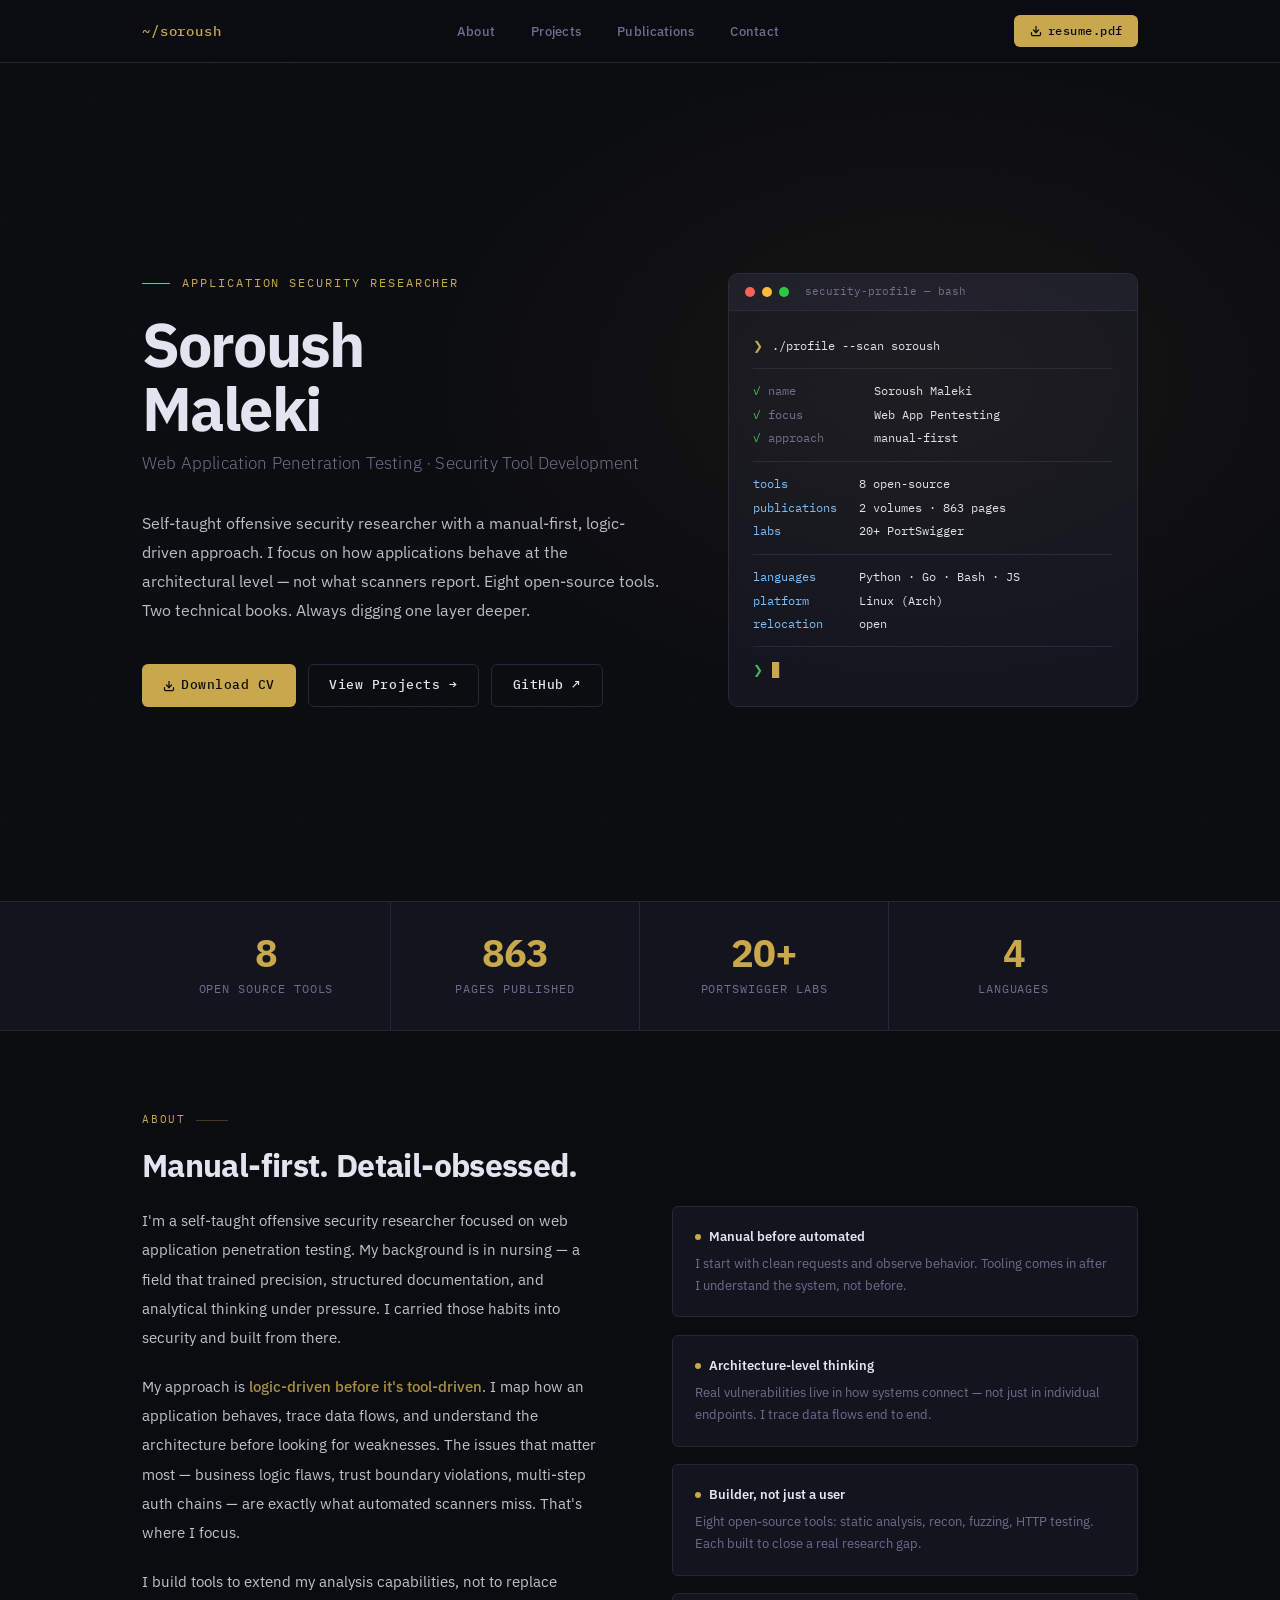
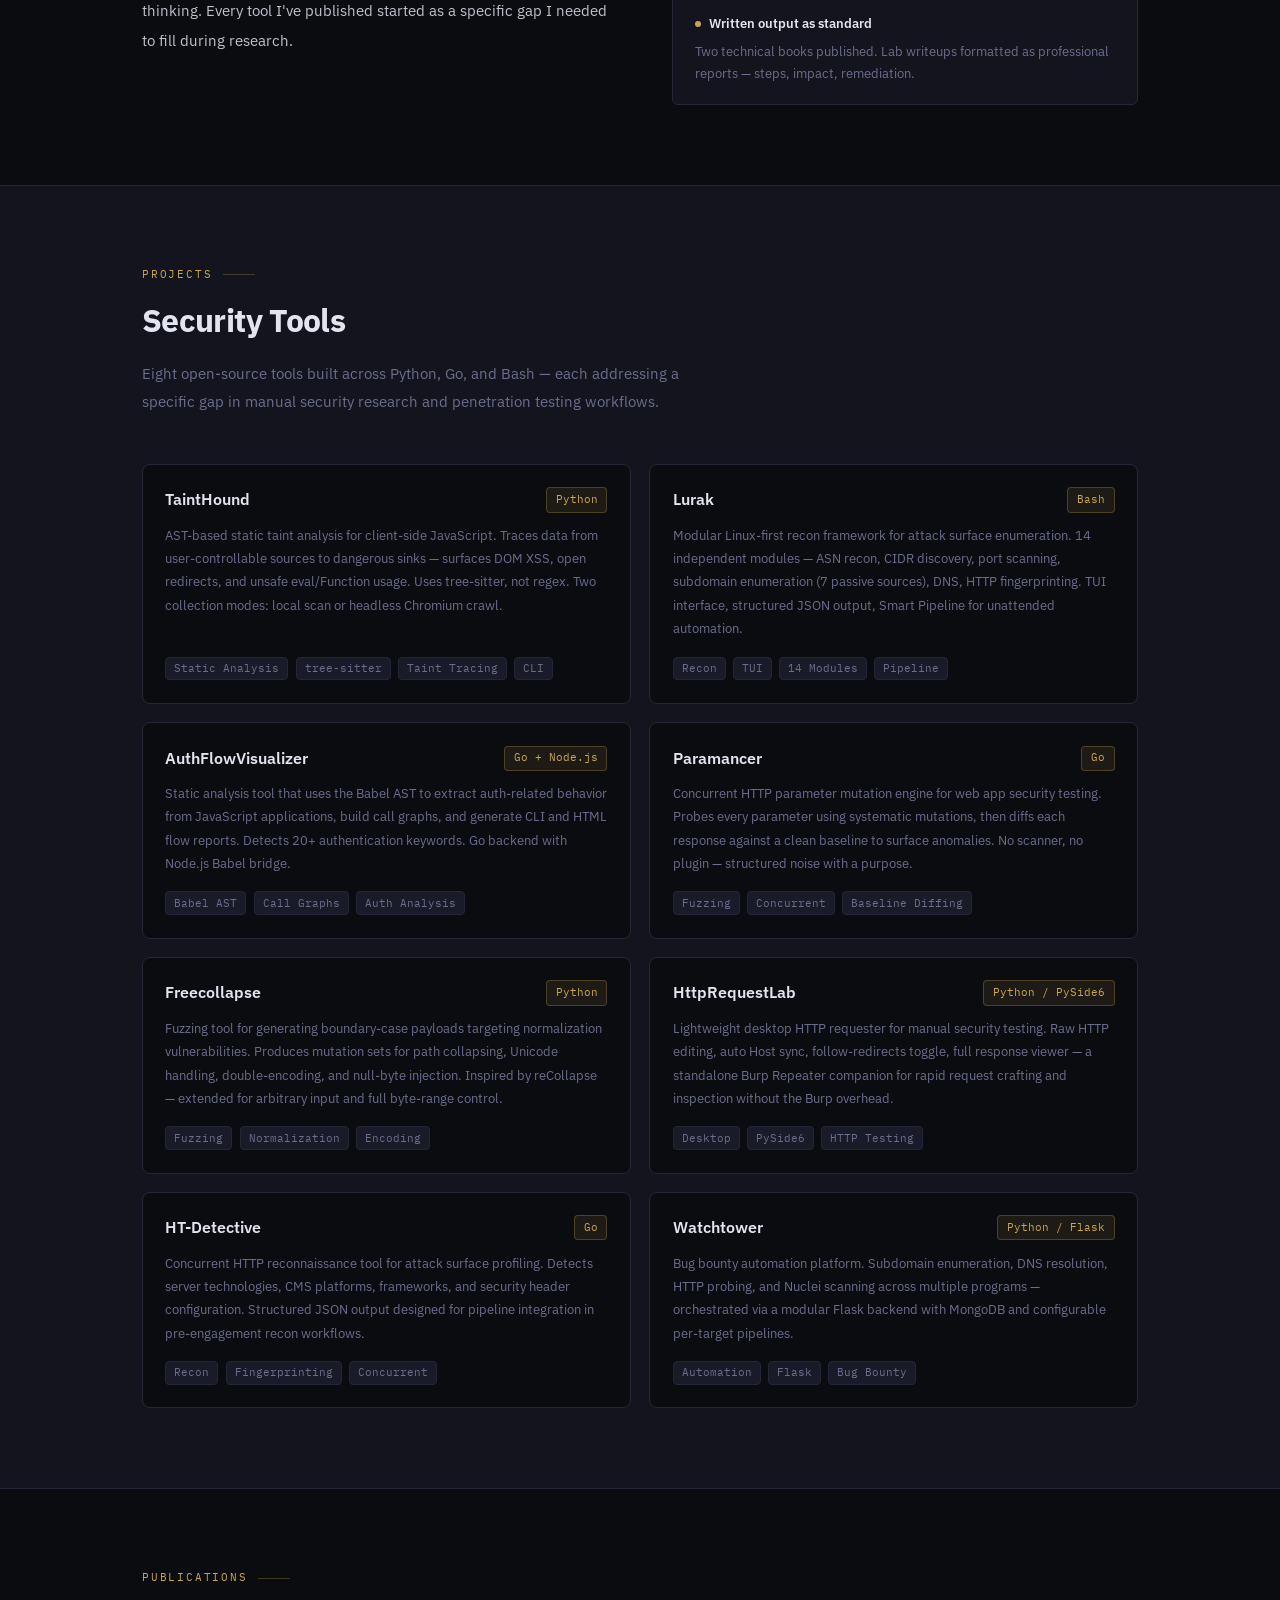
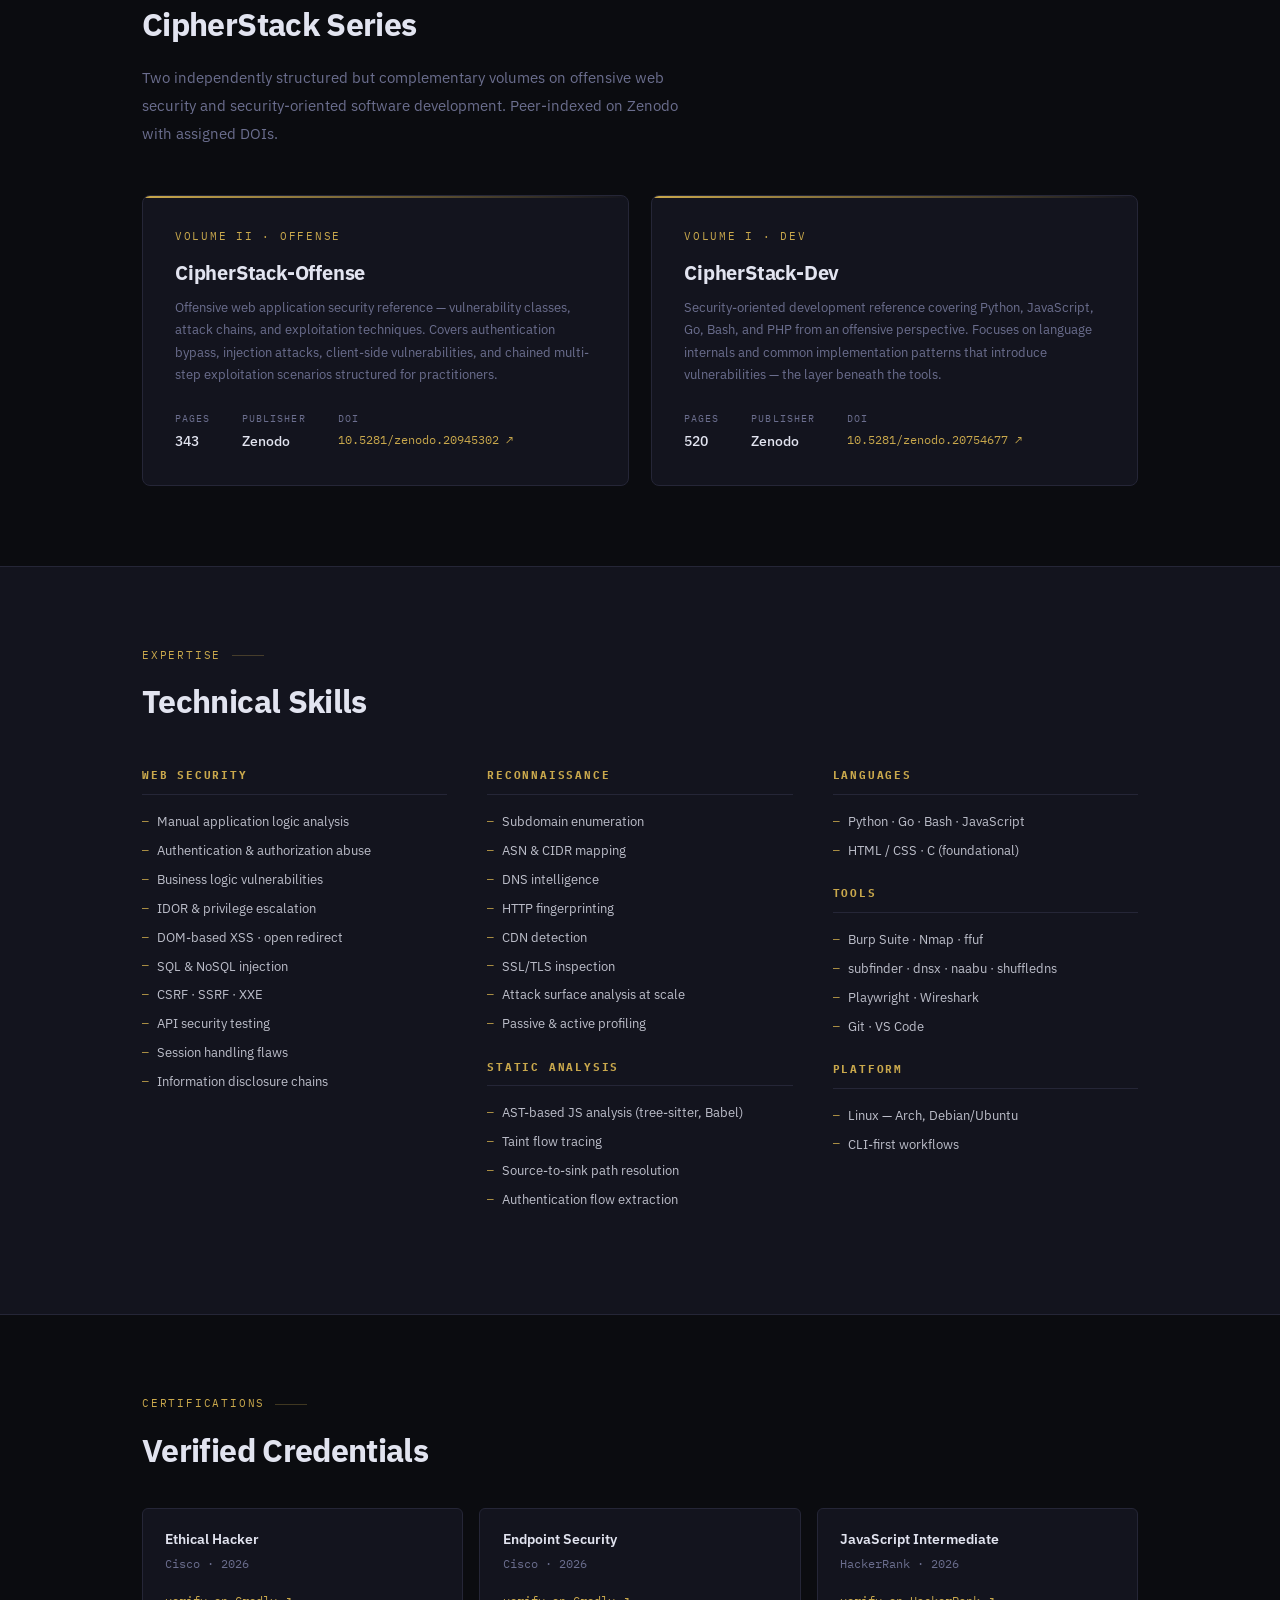
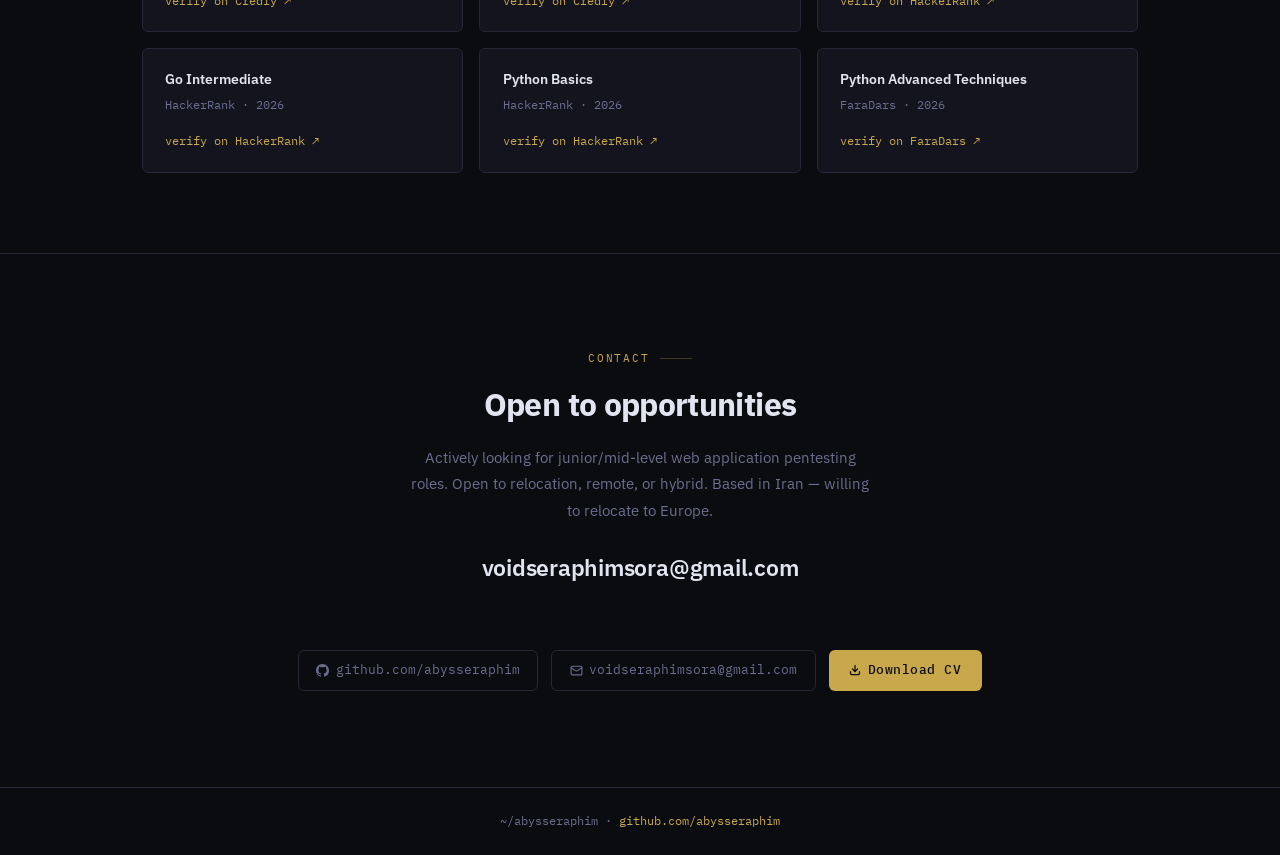
<file: index.html>
<!DOCTYPE html>
<html lang="en">
<head>
  <meta charset="UTF-8">
  <meta name="viewport" content="width=device-width, initial-scale=1.0">
  <title>Soroush Maleki — Application Security Researcher</title>
  <meta name="description" content="Self-taught offensive security researcher. Web application penetration testing, security tool development, and static analysis. Eight open-source tools. Two published books.">
  <link rel="preconnect" href="https://fonts.googleapis.com">
  <link rel="preconnect" href="https://fonts.gstatic.com" crossorigin>
  <link href="https://fonts.googleapis.com/css2?family=IBM+Plex+Mono:ital,wght@0,400;0,500;1,400&family=IBM+Plex+Sans:wght@300;400;500;600;700&display=swap" rel="stylesheet">
  <style>
    *, *::before, *::after { box-sizing: border-box; margin: 0; padding: 0; }

    :root {
      --bg:             #0B0C10;
      --bg2:            #0F1018;
      --surface:        #13141E;
      --surface2:       #1A1B28;
      --border:         #252637;
      --text:           #E2E4F0;
      --muted:          #6B6E8E;
      --accent:         #C9A84C;
      --accent-dim:     rgba(201,168,76,0.10);
      --accent-border:  rgba(201,168,76,0.28);
      --green:          #3FB950;
      --radius:         6px;
    }

    html { scroll-behavior: smooth; }

    body {
      background: var(--bg);
      color: var(--text);
      font-family: 'IBM Plex Sans', sans-serif;
      font-weight: 400;
      line-height: 1.6;
      overflow-x: hidden;
    }

    a { color: inherit; text-decoration: none; }

    /* subtle grain */
    body::after {
      content: '';
      position: fixed;
      inset: 0;
      pointer-events: none;
      z-index: 9999;
      background-image: url("data:image/svg+xml,%3Csvg xmlns='http://www.w3.org/2000/svg' width='300' height='300'%3E%3Cfilter id='n'%3E%3CfeTurbulence type='fractalNoise' baseFrequency='0.75' numOctaves='4' stitchTiles='stitch'/%3E%3C/filter%3E%3Crect width='300' height='300' filter='url(%23n)' opacity='0.035'/%3E%3C/svg%3E");
      opacity: 0.5;
    }

    .mono { font-family: 'IBM Plex Mono', monospace; }
    .container { max-width: 1060px; margin: 0 auto; padding: 0 2rem; }

    /* ── NAV ───────────────────────────────── */
    nav {
      position: sticky;
      top: 0;
      z-index: 100;
      background: rgba(11,12,16,0.88);
      backdrop-filter: blur(14px);
      border-bottom: 1px solid var(--border);
    }

    .nav-inner {
      display: flex;
      align-items: center;
      justify-content: space-between;
      height: 62px;
      max-width: 1060px;
      margin: 0 auto;
      padding: 0 2rem;
    }

    .nav-logo {
      font-family: 'IBM Plex Mono', monospace;
      font-size: 0.88rem;
      font-weight: 500;
      color: var(--accent);
      letter-spacing: 0.06em;
    }

    .nav-links {
      display: flex;
      align-items: center;
      gap: 2.25rem;
      list-style: none;
    }

    .nav-links a {
      font-size: 0.83rem;
      color: var(--muted);
      font-weight: 500;
      letter-spacing: 0.02em;
      transition: color 0.18s;
    }

    .nav-links a:hover { color: var(--text); }

    .btn-nav-cv {
      font-family: 'IBM Plex Mono', monospace;
      font-size: 0.76rem;
      font-weight: 500;
      padding: 0.42rem 0.95rem;
      background: var(--accent);
      color: #0B0C10;
      border-radius: var(--radius);
      letter-spacing: 0.04em;
      display: inline-flex;
      align-items: center;
      gap: 0.4rem;
      transition: opacity 0.18s, transform 0.15s;
    }
    .btn-nav-cv:hover { opacity: 0.88; transform: translateY(-1px); }

    /* ── HERO ───────────────────────────────── */
    .hero {
      min-height: calc(100vh - 62px);
      display: flex;
      align-items: center;
      padding: 5rem 0 4rem;
      position: relative;
    }

    .hero::before {
      content: '';
      position: absolute;
      top: 0; left: 0; right: 0; bottom: 0;
      background: radial-gradient(ellipse 55% 55% at 72% 38%, rgba(201,168,76,0.055) 0%, transparent 70%);
      pointer-events: none;
    }

    .hero-inner {
      display: grid;
      grid-template-columns: 1fr 410px;
      gap: 3.5rem;
      align-items: center;
      width: 100%;
      max-width: 1060px;
      margin: 0 auto;
      padding: 0 2rem;
    }

    .hero-eyebrow {
      font-family: 'IBM Plex Mono', monospace;
      font-size: 0.76rem;
      color: var(--accent);
      letter-spacing: 0.16em;
      text-transform: uppercase;
      margin-bottom: 1.25rem;
      display: flex;
      align-items: center;
      gap: 0.75rem;
    }
    .hero-eyebrow::before {
      content: '';
      display: block;
      width: 28px;
      height: 1px;
      background: var(--accent);
      flex-shrink: 0;
    }

    .hero-name {
      font-size: clamp(2.8rem, 4.8vw, 3.9rem);
      font-weight: 700;
      color: var(--text);
      letter-spacing: -0.03em;
      line-height: 1.04;
      margin-bottom: 0.6rem;
    }

    .hero-role {
      font-size: 1.05rem;
      color: var(--muted);
      font-weight: 300;
      margin-bottom: 2rem;
      letter-spacing: 0.01em;
    }

    .hero-desc {
      font-size: 0.975rem;
      color: var(--text);
      line-height: 1.85;
      max-width: 520px;
      margin-bottom: 2.5rem;
      opacity: 0.82;
    }

    .hero-actions {
      display: flex;
      gap: 0.75rem;
      flex-wrap: wrap;
    }

    .btn-primary {
      font-family: 'IBM Plex Mono', monospace;
      font-size: 0.8rem;
      font-weight: 500;
      padding: 0.62rem 1.3rem;
      background: var(--accent);
      color: #0B0C10;
      border-radius: var(--radius);
      letter-spacing: 0.04em;
      display: inline-flex;
      align-items: center;
      gap: 0.4rem;
      transition: opacity 0.18s, transform 0.14s;
    }
    .btn-primary:hover { opacity: 0.88; transform: translateY(-1px); }

    .btn-ghost {
      font-family: 'IBM Plex Mono', monospace;
      font-size: 0.8rem;
      font-weight: 500;
      padding: 0.62rem 1.3rem;
      background: transparent;
      color: var(--text);
      border: 1px solid var(--border);
      border-radius: var(--radius);
      letter-spacing: 0.04em;
      display: inline-flex;
      align-items: center;
      gap: 0.4rem;
      transition: border-color 0.18s, color 0.18s;
    }
    .btn-ghost:hover { border-color: var(--accent-border); color: var(--accent); }

    /* DIAGNOSTIC CARD */
    .diagnostic {
      background: var(--surface);
      border: 1px solid var(--border);
      border-radius: 10px;
      overflow: hidden;
    }

    .diag-bar {
      background: var(--surface2);
      border-bottom: 1px solid var(--border);
      padding: 0.58rem 1rem;
      display: flex;
      align-items: center;
      gap: 0.45rem;
    }
    .diag-dot { width: 10px; height: 10px; border-radius: 50%; }
    .diag-dot:nth-child(1) { background: #FF5F57; }
    .diag-dot:nth-child(2) { background: #FEBC2E; }
    .diag-dot:nth-child(3) { background: #28C840; }
    .diag-title-txt {
      font-family: 'IBM Plex Mono', monospace;
      font-size: 0.7rem;
      color: var(--muted);
      margin-left: 0.5rem;
    }

    .diag-body {
      padding: 1.4rem 1.5rem;
      font-family: 'IBM Plex Mono', monospace;
      font-size: 0.78rem;
      line-height: 1.9;
    }

    .diag-cmd-line { display: flex; align-items: baseline; gap: 0.55rem; margin-bottom: 0.15rem; }
    .diag-prompt { color: var(--accent); }
    .diag-cmd { color: var(--text); }
    .diag-hr { border: none; border-top: 1px solid var(--border); margin: 0.65rem 0; }
    .diag-row { display: flex; gap: 0.5rem; }
    .diag-check { color: var(--green); flex-shrink: 0; }
    .diag-key { color: #79C0FF; min-width: 14ch; display: inline-block; }
    .diag-lbl { color: var(--muted); min-width: 14ch; display: inline-block; }
    .diag-val { color: var(--text); }
    .diag-cursor { color: var(--accent); animation: blink 1s step-end infinite; }
    @keyframes blink { 50% { opacity: 0; } }

    /* ── STATS STRIP ────────────────────────── */
    .stats-strip {
      border-top: 1px solid var(--border);
      border-bottom: 1px solid var(--border);
      background: var(--surface);
    }

    .stats-grid {
      display: grid;
      grid-template-columns: repeat(4, 1fr);
    }

    .stat-item {
      text-align: center;
      padding: 2rem 1rem;
      border-right: 1px solid var(--border);
    }
    .stat-item:last-child { border-right: none; }

    .stat-num {
      font-size: 2.4rem;
      font-weight: 700;
      color: var(--accent);
      letter-spacing: -0.03em;
      line-height: 1;
      margin-bottom: 0.45rem;
    }

    .stat-label {
      font-size: 0.73rem;
      color: var(--muted);
      letter-spacing: 0.08em;
      text-transform: uppercase;
      font-family: 'IBM Plex Mono', monospace;
    }

    /* ── SECTION COMMON ─────────────────────── */
    section { padding: 5rem 0; }

    .section-eyebrow {
      font-family: 'IBM Plex Mono', monospace;
      font-size: 0.7rem;
      color: var(--accent);
      letter-spacing: 0.16em;
      text-transform: uppercase;
      margin-bottom: 0.7rem;
      display: flex;
      align-items: center;
      gap: 0.65rem;
    }
    .section-eyebrow::after {
      content: '';
      width: 32px;
      height: 1px;
      background: var(--accent-border);
    }

    .section-title {
      font-size: clamp(1.5rem, 2.8vw, 2rem);
      font-weight: 700;
      color: var(--text);
      letter-spacing: -0.02em;
      margin-bottom: 0.9rem;
    }

    .section-lead {
      font-size: 0.965rem;
      color: var(--muted);
      max-width: 550px;
      line-height: 1.8;
      margin-bottom: 3rem;
    }

    /* ── ABOUT ──────────────────────────────── */
    .about-grid {
      display: grid;
      grid-template-columns: 1fr 1fr;
      gap: 4rem;
      align-items: start;
    }

    .about-text p {
      font-size: 0.965rem;
      color: var(--text);
      line-height: 1.9;
      opacity: 0.84;
      margin-bottom: 1.2rem;
    }
    .about-text p:last-child { margin-bottom: 0; }
    .hl { color: var(--accent); font-weight: 500; }

    .pillars { display: flex; flex-direction: column; gap: 1.1rem; }

    .pillar {
      background: var(--surface);
      border: 1px solid var(--border);
      border-radius: var(--radius);
      padding: 1.2rem 1.4rem;
      transition: border-color 0.2s;
    }
    .pillar:hover { border-color: var(--accent-border); }

    .pillar h4 {
      font-size: 0.84rem;
      font-weight: 600;
      color: var(--text);
      margin-bottom: 0.35rem;
      display: flex;
      align-items: center;
      gap: 0.5rem;
    }
    .pillar h4::before {
      content: '';
      width: 6px;
      height: 6px;
      border-radius: 50%;
      background: var(--accent);
      flex-shrink: 0;
    }
    .pillar p { font-size: 0.81rem; color: var(--muted); line-height: 1.7; }

    /* ── PROJECTS ───────────────────────────── */
    .projects-bg {
      background: var(--surface);
      border-top: 1px solid var(--border);
      border-bottom: 1px solid var(--border);
    }

    .projects-grid {
      display: grid;
      grid-template-columns: repeat(2, 1fr);
      gap: 1.15rem;
    }

    .pcard {
      background: var(--bg);
      border: 1px solid var(--border);
      border-radius: 8px;
      padding: 1.4rem;
      display: flex;
      flex-direction: column;
      transition: border-color 0.2s, background 0.2s;
    }
    .pcard:hover { border-color: var(--accent-border); background: var(--surface2); }

    .pcard-head {
      display: flex;
      align-items: flex-start;
      justify-content: space-between;
      margin-bottom: 0.7rem;
      gap: 0.75rem;
    }

    .pcard-name {
      font-size: 0.975rem;
      font-weight: 600;
      color: var(--text);
    }
    .pcard-name a { transition: color 0.18s; }
    .pcard-name a:hover { color: var(--accent); }

    .pcard-lang {
      font-family: 'IBM Plex Mono', monospace;
      font-size: 0.68rem;
      padding: 0.18rem 0.55rem;
      background: var(--accent-dim);
      border: 1px solid var(--accent-border);
      color: var(--accent);
      border-radius: 4px;
      white-space: nowrap;
      flex-shrink: 0;
    }

    .pcard-desc {
      font-size: 0.82rem;
      color: var(--muted);
      line-height: 1.78;
      flex: 1;
      margin-bottom: 1rem;
    }

    .pcard-tags { display: flex; gap: 0.45rem; flex-wrap: wrap; }

    .tag {
      font-family: 'IBM Plex Mono', monospace;
      font-size: 0.67rem;
      padding: 0.15rem 0.5rem;
      background: var(--surface2);
      border: 1px solid var(--border);
      color: var(--muted);
      border-radius: 4px;
    }

    /* ── PUBLICATIONS ───────────────────────── */
    .pub-grid {
      display: grid;
      grid-template-columns: 1fr 1fr;
      gap: 1.4rem;
    }

    .pub-card {
      background: var(--surface);
      border: 1px solid var(--border);
      border-radius: 8px;
      padding: 2rem;
      position: relative;
      overflow: hidden;
      transition: border-color 0.2s;
    }
    .pub-card:hover { border-color: var(--accent-border); }

    .pub-card::before {
      content: '';
      position: absolute;
      top: 0; left: 0; right: 0;
      height: 2px;
      background: linear-gradient(90deg, var(--accent) 0%, rgba(201,168,76,0) 100%);
    }

    .pub-vol {
      font-family: 'IBM Plex Mono', monospace;
      font-size: 0.68rem;
      color: var(--accent);
      letter-spacing: 0.16em;
      text-transform: uppercase;
      margin-bottom: 0.7rem;
    }

    .pub-title {
      font-size: 1.25rem;
      font-weight: 700;
      color: var(--text);
      margin-bottom: 0.5rem;
      letter-spacing: -0.01em;
    }

    .pub-desc {
      font-size: 0.82rem;
      color: var(--muted);
      line-height: 1.7;
      margin-bottom: 1.5rem;
    }

    .pub-meta { display: flex; gap: 2rem; flex-wrap: wrap; }
    .pub-meta-item { display: flex; flex-direction: column; gap: 0.22rem; }
    .pub-meta-label {
      font-size: 0.65rem;
      color: var(--muted);
      font-family: 'IBM Plex Mono', monospace;
      letter-spacing: 0.1em;
      text-transform: uppercase;
    }
    .pub-meta-val { font-size: 0.88rem; color: var(--text); font-weight: 500; }
    .pub-doi {
      font-size: 0.75rem;
      color: var(--accent);
      font-family: 'IBM Plex Mono', monospace;
      transition: opacity 0.18s;
    }
    .pub-doi:hover { opacity: 0.7; }

    /* ── SKILLS ─────────────────────────────── */
    .skills-bg {
      background: var(--surface);
      border-top: 1px solid var(--border);
      border-bottom: 1px solid var(--border);
    }

    .skills-grid {
      display: grid;
      grid-template-columns: repeat(3, 1fr);
      gap: 2.5rem;
    }

    .skill-group h4 {
      font-family: 'IBM Plex Mono', monospace;
      font-size: 0.7rem;
      color: var(--accent);
      letter-spacing: 0.16em;
      text-transform: uppercase;
      margin-bottom: 1rem;
      padding-bottom: 0.55rem;
      border-bottom: 1px solid var(--border);
    }

    .skill-group + .skill-group > h4 { }

    .skill-list { list-style: none; display: flex; flex-direction: column; gap: 0.48rem; margin-bottom: 1.5rem; }
    .skill-list li {
      font-size: 0.83rem;
      color: var(--text);
      opacity: 0.82;
      display: flex;
      align-items: center;
      gap: 0.5rem;
    }
    .skill-list li::before {
      content: '—';
      color: var(--accent);
      font-family: 'IBM Plex Mono', monospace;
      font-size: 0.68rem;
      flex-shrink: 0;
    }

    /* ── CERTS ──────────────────────────────── */
    .certs-grid {
      display: grid;
      grid-template-columns: repeat(3, 1fr);
      gap: 1rem;
    }

    .cert-card {
      background: var(--surface);
      border: 1px solid var(--border);
      border-radius: var(--radius);
      padding: 1.2rem 1.4rem;
      transition: border-color 0.2s;
    }
    .cert-card:hover { border-color: var(--accent-border); }

    .cert-name {
      font-size: 0.875rem;
      font-weight: 600;
      color: var(--text);
      margin-bottom: 0.25rem;
    }

    .cert-issuer {
      font-size: 0.76rem;
      color: var(--muted);
      font-family: 'IBM Plex Mono', monospace;
      margin-bottom: 0.8rem;
    }

    .cert-link {
      font-size: 0.73rem;
      color: var(--accent);
      font-family: 'IBM Plex Mono', monospace;
      display: inline-flex;
      align-items: center;
      gap: 0.3rem;
      transition: opacity 0.18s;
    }
    .cert-link:hover { opacity: 0.7; }

    /* ── CONTACT ────────────────────────────── */
    .contact-section {
      border-top: 1px solid var(--border);
      padding: 6rem 0;
    }

    .contact-inner {
      text-align: center;
    }

    .contact-email {
      display: inline-block;
      font-size: 1.45rem;
      font-weight: 600;
      color: var(--text);
      letter-spacing: -0.01em;
      margin: 1.5rem 0;
      transition: color 0.18s;
    }
    .contact-email:hover { color: var(--accent); }

    .contact-sub {
      font-size: 0.93rem;
      color: var(--muted);
      max-width: 460px;
      margin: 0 auto;
      line-height: 1.8;
    }

    .contact-links {
      display: flex;
      justify-content: center;
      align-items: center;
      gap: 0.8rem;
      flex-wrap: wrap;
      margin-top: 2.5rem;
    }

    .contact-link {
      font-family: 'IBM Plex Mono', monospace;
      font-size: 0.8rem;
      color: var(--muted);
      padding: 0.58rem 1.1rem;
      border: 1px solid var(--border);
      border-radius: var(--radius);
      display: inline-flex;
      align-items: center;
      gap: 0.4rem;
      transition: color 0.18s, border-color 0.18s;
    }
    .contact-link:hover { color: var(--text); border-color: var(--accent-border); }

    /* ── FOOTER ─────────────────────────────── */
    footer {
      border-top: 1px solid var(--border);
      padding: 1.5rem 0;
      text-align: center;
    }
    footer p {
      font-family: 'IBM Plex Mono', monospace;
      font-size: 0.73rem;
      color: var(--muted);
    }
    footer a { color: var(--accent); }

    /* ── SCROLL ANIMATIONS ──────────────────── */
    .fade-in {
      opacity: 0;
      transform: translateY(18px);
      transition: opacity 0.55s ease, transform 0.55s ease;
    }
    .fade-in.visible { opacity: 1; transform: translateY(0); }

    /* ── RESPONSIVE ─────────────────────────── */
    @media (max-width: 920px) {
      .hero-inner { grid-template-columns: 1fr; }
      .diagnostic { display: none; }
      .about-grid { grid-template-columns: 1fr; gap: 2.5rem; }
      .projects-grid { grid-template-columns: 1fr; }
      .pub-grid { grid-template-columns: 1fr; }
      .skills-grid { grid-template-columns: 1fr 1fr; }
      .certs-grid { grid-template-columns: 1fr 1fr; }
      .stats-grid { grid-template-columns: 1fr 1fr; }
      .stat-item { border-right: none; border-bottom: 1px solid var(--border); }
      .stat-item:nth-child(odd) { border-right: 1px solid var(--border); }
      .stat-item:nth-last-child(-n+2) { border-bottom: none; }
    }

    @media (max-width: 600px) {
      .nav-links { display: none; }
      .skills-grid { grid-template-columns: 1fr; }
      .certs-grid { grid-template-columns: 1fr; }
      .stats-grid { grid-template-columns: 1fr 1fr; }
    }

    @media (prefers-reduced-motion: reduce) {
      .fade-in { opacity: 1; transform: none; transition: none; }
      .diag-cursor { animation: none; }
    }
  </style>
</head>
<body>

<!-- ─── NAV ─────────────────────────────────────────────────── -->
<nav>
  <div class="nav-inner">
    <span class="nav-logo">~/soroush</span>
    <ul class="nav-links">
      <li><a href="#about">About</a></li>
      <li><a href="#projects">Projects</a></li>
      <li><a href="#publications">Publications</a></li>
      <li><a href="#contact">Contact</a></li>
    </ul>
    <a class="btn-nav-cv" href="resume.pdf" download>
      <svg width="12" height="12" viewBox="0 0 24 24" fill="none" stroke="currentColor" stroke-width="2.5" stroke-linecap="round" stroke-linejoin="round"><path d="M21 15v4a2 2 0 0 1-2 2H5a2 2 0 0 1-2-2v-4"/><polyline points="7 10 12 15 17 10"/><line x1="12" y1="15" x2="12" y2="3"/></svg>
      resume.pdf
    </a>
  </div>
</nav>

<!-- ─── HERO ──────────────────────────────────────────────────── -->
<section class="hero">
  <div class="hero-inner">

    <div class="hero-left">
      <div class="hero-eyebrow">Application Security Researcher</div>
      <h1 class="hero-name">Soroush<br>Maleki</h1>
      <p class="hero-role">Web Application Penetration Testing · Security Tool Development</p>
      <p class="hero-desc">
        Self-taught offensive security researcher with a manual-first, logic-driven approach.
        I focus on how applications behave at the architectural level — not what scanners report.
        Eight open-source tools. Two technical books. Always digging one layer deeper.
      </p>
      <div class="hero-actions">
        <a class="btn-primary" href="resume.pdf" download>
          <svg width="12" height="12" viewBox="0 0 24 24" fill="none" stroke="currentColor" stroke-width="2.5" stroke-linecap="round" stroke-linejoin="round"><path d="M21 15v4a2 2 0 0 1-2 2H5a2 2 0 0 1-2-2v-4"/><polyline points="7 10 12 15 17 10"/><line x1="12" y1="15" x2="12" y2="3"/></svg>
          Download CV
        </a>
        <a class="btn-ghost" href="#projects">View Projects →</a>
        <a class="btn-ghost" href="https://github.com/abysseraphim" target="_blank">GitHub ↗</a>
      </div>
    </div>

    <!-- Diagnostic card — single terminal element, everything else is clean -->
    <div class="diagnostic">
      <div class="diag-bar">
        <div class="diag-dot"></div>
        <div class="diag-dot"></div>
        <div class="diag-dot"></div>
        <span class="diag-title-txt">security-profile — bash</span>
      </div>
      <div class="diag-body">
        <div class="diag-cmd-line">
          <span class="diag-prompt">❯</span>
          <span class="diag-cmd">./profile --scan soroush</span>
        </div>
        <div class="diag-hr"></div>
        <div class="diag-row"><span class="diag-check">✓</span><span class="diag-lbl">name</span><span class="diag-val">Soroush Maleki</span></div>
        <div class="diag-row"><span class="diag-check">✓</span><span class="diag-lbl">focus</span><span class="diag-val">Web App Pentesting</span></div>
        <div class="diag-row"><span class="diag-check">✓</span><span class="diag-lbl">approach</span><span class="diag-val">manual-first</span></div>
        <div class="diag-hr"></div>
        <div class="diag-row"><span class="diag-key">tools</span><span class="diag-val">8 open-source</span></div>
        <div class="diag-row"><span class="diag-key">publications</span><span class="diag-val">2 volumes · 863 pages</span></div>
        <div class="diag-row"><span class="diag-key">labs</span><span class="diag-val">20+ PortSwigger</span></div>
        <div class="diag-hr"></div>
        <div class="diag-row"><span class="diag-key">languages</span><span class="diag-val">Python · Go · Bash · JS</span></div>
        <div class="diag-row"><span class="diag-key">platform</span><span class="diag-val">Linux (Arch)</span></div>
        <div class="diag-row"><span class="diag-key">relocation</span><span class="diag-val">open</span></div>
        <div class="diag-hr"></div>
        <div class="diag-cmd-line">
          <span class="diag-prompt" style="color:var(--green);">❯</span>
          <span class="diag-cursor">█</span>
        </div>
      </div>
    </div>

  </div>
</section>

<!-- ─── STATS STRIP ────────────────────────────────────────────── -->
<div class="stats-strip">
  <div class="container">
    <div class="stats-grid">
      <div class="stat-item">
        <div class="stat-num">8</div>
        <div class="stat-label">Open Source Tools</div>
      </div>
      <div class="stat-item">
        <div class="stat-num">863</div>
        <div class="stat-label">Pages Published</div>
      </div>
      <div class="stat-item">
        <div class="stat-num">20+</div>
        <div class="stat-label">PortSwigger Labs</div>
      </div>
      <div class="stat-item">
        <div class="stat-num">4</div>
        <div class="stat-label">Languages</div>
      </div>
    </div>
  </div>
</div>

<!-- ─── ABOUT ─────────────────────────────────────────────────── -->
<section id="about">
  <div class="container">
    <div class="section-eyebrow">About</div>
    <h2 class="section-title">Manual-first. Detail-obsessed.</h2>
    <div class="about-grid">

      <div class="about-text fade-in">
        <p>
          I'm a self-taught offensive security researcher focused on web application penetration testing.
          My background is in nursing — a field that trained precision, structured documentation, and
          analytical thinking under pressure. I carried those habits into security and built from there.
        </p>
        <p>
          My approach is <span class="hl">logic-driven before it's tool-driven</span>. I map how an
          application behaves, trace data flows, and understand the architecture before looking for
          weaknesses. The issues that matter most — business logic flaws, trust boundary violations,
          multi-step auth chains — are exactly what automated scanners miss. That's where I focus.
        </p>
        <p>
          I build tools to extend my analysis capabilities, not to replace thinking. Every tool I've
          published started as a specific gap I needed to fill during research.
        </p>
      </div>

      <div class="pillars fade-in">
        <div class="pillar">
          <h4>Manual before automated</h4>
          <p>I start with clean requests and observe behavior. Tooling comes in after I understand the system, not before.</p>
        </div>
        <div class="pillar">
          <h4>Architecture-level thinking</h4>
          <p>Real vulnerabilities live in how systems connect — not just in individual endpoints. I trace data flows end to end.</p>
        </div>
        <div class="pillar">
          <h4>Builder, not just a user</h4>
          <p>Eight open-source tools: static analysis, recon, fuzzing, HTTP testing. Each built to close a real research gap.</p>
        </div>
        <div class="pillar">
          <h4>Written output as standard</h4>
          <p>Two technical books published. Lab writeups formatted as professional reports — steps, impact, remediation.</p>
        </div>
      </div>

    </div>
  </div>
</section>

<!-- ─── PROJECTS ───────────────────────────────────────────────── -->
<section id="projects" class="projects-bg">
  <div class="container">
    <div class="section-eyebrow">Projects</div>
    <h2 class="section-title">Security Tools</h2>
    <p class="section-lead">Eight open-source tools built across Python, Go, and Bash — each addressing a specific gap in manual security research and penetration testing workflows.</p>

    <div class="projects-grid">

      <div class="pcard fade-in">
        <div class="pcard-head">
          <div class="pcard-name"><a href="https://github.com/abysseraphim/TaintHound" target="_blank">TaintHound</a></div>
          <span class="pcard-lang">Python</span>
        </div>
        <p class="pcard-desc">AST-based static taint analysis for client-side JavaScript. Traces data from user-controllable sources to dangerous sinks — surfaces DOM XSS, open redirects, and unsafe eval/Function usage. Uses tree-sitter, not regex. Two collection modes: local scan or headless Chromium crawl.</p>
        <div class="pcard-tags">
          <span class="tag">Static Analysis</span>
          <span class="tag">tree-sitter</span>
          <span class="tag">Taint Tracing</span>
          <span class="tag">CLI</span>
        </div>
      </div>

      <div class="pcard fade-in">
        <div class="pcard-head">
          <div class="pcard-name"><a href="https://github.com/abysseraphim/Lurak" target="_blank">Lurak</a></div>
          <span class="pcard-lang">Bash</span>
        </div>
        <p class="pcard-desc">Modular Linux-first recon framework for attack surface enumeration. 14 independent modules — ASN recon, CIDR discovery, port scanning, subdomain enumeration (7 passive sources), DNS, HTTP fingerprinting. TUI interface, structured JSON output, Smart Pipeline for unattended automation.</p>
        <div class="pcard-tags">
          <span class="tag">Recon</span>
          <span class="tag">TUI</span>
          <span class="tag">14 Modules</span>
          <span class="tag">Pipeline</span>
        </div>
      </div>

      <div class="pcard fade-in">
        <div class="pcard-head">
          <div class="pcard-name"><a href="https://github.com/abysseraphim/AuthFlowVisualizer" target="_blank">AuthFlowVisualizer</a></div>
          <span class="pcard-lang">Go + Node.js</span>
        </div>
        <p class="pcard-desc">Static analysis tool that uses the Babel AST to extract auth-related behavior from JavaScript applications, build call graphs, and generate CLI and HTML flow reports. Detects 20+ authentication keywords. Go backend with Node.js Babel bridge.</p>
        <div class="pcard-tags">
          <span class="tag">Babel AST</span>
          <span class="tag">Call Graphs</span>
          <span class="tag">Auth Analysis</span>
        </div>
      </div>

      <div class="pcard fade-in">
        <div class="pcard-head">
          <div class="pcard-name"><a href="https://github.com/abysseraphim/Paramancer" target="_blank">Paramancer</a></div>
          <span class="pcard-lang">Go</span>
        </div>
        <p class="pcard-desc">Concurrent HTTP parameter mutation engine for web app security testing. Probes every parameter using systematic mutations, then diffs each response against a clean baseline to surface anomalies. No scanner, no plugin — structured noise with a purpose.</p>
        <div class="pcard-tags">
          <span class="tag">Fuzzing</span>
          <span class="tag">Concurrent</span>
          <span class="tag">Baseline Diffing</span>
        </div>
      </div>

      <div class="pcard fade-in">
        <div class="pcard-head">
          <div class="pcard-name"><a href="https://github.com/abysseraphim/Freecollapse" target="_blank">Freecollapse</a></div>
          <span class="pcard-lang">Python</span>
        </div>
        <p class="pcard-desc">Fuzzing tool for generating boundary-case payloads targeting normalization vulnerabilities. Produces mutation sets for path collapsing, Unicode handling, double-encoding, and null-byte injection. Inspired by reCollapse — extended for arbitrary input and full byte-range control.</p>
        <div class="pcard-tags">
          <span class="tag">Fuzzing</span>
          <span class="tag">Normalization</span>
          <span class="tag">Encoding</span>
        </div>
      </div>

      <div class="pcard fade-in">
        <div class="pcard-head">
          <div class="pcard-name"><a href="https://github.com/abysseraphim/HttpRequestLab" target="_blank">HttpRequestLab</a></div>
          <span class="pcard-lang">Python / PySide6</span>
        </div>
        <p class="pcard-desc">Lightweight desktop HTTP requester for manual security testing. Raw HTTP editing, auto Host sync, follow-redirects toggle, full response viewer — a standalone Burp Repeater companion for rapid request crafting and inspection without the Burp overhead.</p>
        <div class="pcard-tags">
          <span class="tag">Desktop</span>
          <span class="tag">PySide6</span>
          <span class="tag">HTTP Testing</span>
        </div>
      </div>

      <div class="pcard fade-in">
        <div class="pcard-head">
          <div class="pcard-name"><a href="https://github.com/abysseraphim/HT-Detective" target="_blank">HT-Detective</a></div>
          <span class="pcard-lang">Go</span>
        </div>
        <p class="pcard-desc">Concurrent HTTP reconnaissance tool for attack surface profiling. Detects server technologies, CMS platforms, frameworks, and security header configuration. Structured JSON output designed for pipeline integration in pre-engagement recon workflows.</p>
        <div class="pcard-tags">
          <span class="tag">Recon</span>
          <span class="tag">Fingerprinting</span>
          <span class="tag">Concurrent</span>
        </div>
      </div>

      <div class="pcard fade-in">
        <div class="pcard-head">
          <div class="pcard-name"><a href="https://github.com/abysseraphim/Paramancer" target="_blank">Watchtower</a></div>
          <span class="pcard-lang">Python / Flask</span>
        </div>
        <p class="pcard-desc">Bug bounty automation platform. Subdomain enumeration, DNS resolution, HTTP probing, and Nuclei scanning across multiple programs — orchestrated via a modular Flask backend with MongoDB and configurable per-target pipelines.</p>
        <div class="pcard-tags">
          <span class="tag">Automation</span>
          <span class="tag">Flask</span>
          <span class="tag">Bug Bounty</span>
        </div>
      </div>

    </div>
  </div>
</section>

<!-- ─── PUBLICATIONS ───────────────────────────────────────────── -->
<section id="publications">
  <div class="container">
    <div class="section-eyebrow">Publications</div>
    <h2 class="section-title">CipherStack Series</h2>
    <p class="section-lead">Two independently structured but complementary volumes on offensive web security and security-oriented software development. Peer-indexed on Zenodo with assigned DOIs.</p>

    <div class="pub-grid fade-in">
      <div class="pub-card">
        <div class="pub-vol">Volume II · Offense</div>
        <div class="pub-title">CipherStack-Offense</div>
        <div class="pub-desc">Offensive web application security reference — vulnerability classes, attack chains, and exploitation techniques. Covers authentication bypass, injection attacks, client-side vulnerabilities, and chained multi-step exploitation scenarios structured for practitioners.</div>
        <div class="pub-meta">
          <div class="pub-meta-item">
            <span class="pub-meta-label">Pages</span>
            <span class="pub-meta-val">343</span>
          </div>
          <div class="pub-meta-item">
            <span class="pub-meta-label">Publisher</span>
            <span class="pub-meta-val">Zenodo</span>
          </div>
          <div class="pub-meta-item">
            <span class="pub-meta-label">DOI</span>
            <a class="pub-doi" href="https://doi.org/10.5281/zenodo.20945302" target="_blank">10.5281/zenodo.20945302 ↗</a>
          </div>
        </div>
      </div>
      <div class="pub-card">
        <div class="pub-vol">Volume I · Dev</div>
        <div class="pub-title">CipherStack-Dev</div>
        <div class="pub-desc">Security-oriented development reference covering Python, JavaScript, Go, Bash, and PHP from an offensive perspective. Focuses on language internals and common implementation patterns that introduce vulnerabilities — the layer beneath the tools.</div>
        <div class="pub-meta">
          <div class="pub-meta-item">
            <span class="pub-meta-label">Pages</span>
            <span class="pub-meta-val">520</span>
          </div>
          <div class="pub-meta-item">
            <span class="pub-meta-label">Publisher</span>
            <span class="pub-meta-val">Zenodo</span>
          </div>
          <div class="pub-meta-item">
            <span class="pub-meta-label">DOI</span>
            <a class="pub-doi" href="https://doi.org/10.5281/zenodo.20754677" target="_blank">10.5281/zenodo.20754677 ↗</a>
          </div>
        </div>
      </div>
    </div>
  </div>
</section>

<!-- ─── SKILLS ─────────────────────────────────────────────────── -->
<section class="skills-bg">
  <div class="container">
    <div class="section-eyebrow">Expertise</div>
    <h2 class="section-title" style="margin-bottom:2.5rem">Technical Skills</h2>

    <div class="skills-grid fade-in">
      <div class="skill-group">
        <h4>Web Security</h4>
        <ul class="skill-list">
          <li>Manual application logic analysis</li>
          <li>Authentication &amp; authorization abuse</li>
          <li>Business logic vulnerabilities</li>
          <li>IDOR &amp; privilege escalation</li>
          <li>DOM-based XSS · open redirect</li>
          <li>SQL &amp; NoSQL injection</li>
          <li>CSRF · SSRF · XXE</li>
          <li>API security testing</li>
          <li>Session handling flaws</li>
          <li>Information disclosure chains</li>
        </ul>
      </div>
      <div class="skill-group">
        <h4>Reconnaissance</h4>
        <ul class="skill-list">
          <li>Subdomain enumeration</li>
          <li>ASN &amp; CIDR mapping</li>
          <li>DNS intelligence</li>
          <li>HTTP fingerprinting</li>
          <li>CDN detection</li>
          <li>SSL/TLS inspection</li>
          <li>Attack surface analysis at scale</li>
          <li>Passive &amp; active profiling</li>
        </ul>
        <h4 style="margin-top:1.5rem">Static Analysis</h4>
        <ul class="skill-list">
          <li>AST-based JS analysis (tree-sitter, Babel)</li>
          <li>Taint flow tracing</li>
          <li>Source-to-sink path resolution</li>
          <li>Authentication flow extraction</li>
        </ul>
      </div>
      <div class="skill-group">
        <h4>Languages</h4>
        <ul class="skill-list">
          <li>Python · Go · Bash · JavaScript</li>
          <li>HTML / CSS · C (foundational)</li>
        </ul>
        <h4 style="margin-top:1.5rem">Tools</h4>
        <ul class="skill-list">
          <li>Burp Suite · Nmap · ffuf</li>
          <li>subfinder · dnsx · naabu · shuffledns</li>
          <li>Playwright · Wireshark</li>
          <li>Git · VS Code</li>
        </ul>
        <h4 style="margin-top:1.5rem">Platform</h4>
        <ul class="skill-list">
          <li>Linux — Arch, Debian/Ubuntu</li>
          <li>CLI-first workflows</li>
        </ul>
      </div>
    </div>
  </div>
</section>

<!-- ─── CERTIFICATIONS ─────────────────────────────────────────── -->
<section id="certifications">
  <div class="container">
    <div class="section-eyebrow">Certifications</div>
    <h2 class="section-title" style="margin-bottom:2rem">Verified Credentials</h2>

    <div class="certs-grid fade-in">
      <div class="cert-card">
        <div class="cert-name">Ethical Hacker</div>
        <div class="cert-issuer">Cisco · 2026</div>
        <a class="cert-link" href="https://www.credly.com/badges/d80ce91e-61eb-4205-89f2-a5c85283ceb2" target="_blank">verify on Credly ↗</a>
      </div>
      <div class="cert-card">
        <div class="cert-name">Endpoint Security</div>
        <div class="cert-issuer">Cisco · 2026</div>
        <a class="cert-link" href="https://www.credly.com/badges/c1112636-febb-4510-8a0d-787f44386e3c" target="_blank">verify on Credly ↗</a>
      </div>
      <div class="cert-card">
        <div class="cert-name">JavaScript Intermediate</div>
        <div class="cert-issuer">HackerRank · 2026</div>
        <a class="cert-link" href="https://www.hackerrank.com/certificates/780d433be817" target="_blank">verify on HackerRank ↗</a>
      </div>
      <div class="cert-card">
        <div class="cert-name">Go Intermediate</div>
        <div class="cert-issuer">HackerRank · 2026</div>
        <a class="cert-link" href="https://www.hackerrank.com/certificates/d4809a056aad" target="_blank">verify on HackerRank ↗</a>
      </div>
      <div class="cert-card">
        <div class="cert-name">Python Basics</div>
        <div class="cert-issuer">HackerRank · 2026</div>
        <a class="cert-link" href="https://www.hackerrank.com/certificates/c5580b8a8e96" target="_blank">verify on HackerRank ↗</a>
      </div>
      <div class="cert-card">
        <div class="cert-name">Python Advanced Techniques</div>
        <div class="cert-issuer">FaraDars · 2026</div>
        <a class="cert-link" href="https://faradars.org/verify/DAF4E5FC?lang=en" target="_blank">verify on FaraDars ↗</a>
      </div>
    </div>
  </div>
</section>

<!-- ─── CONTACT ────────────────────────────────────────────────── -->
<section id="contact" class="contact-section">
  <div class="container">
    <div class="contact-inner">
      <div class="section-eyebrow" style="justify-content:center"><span>Contact</span></div>
      <h2 class="section-title">Open to opportunities</h2>
      <p class="contact-sub">
        Actively looking for junior/mid-level web application pentesting roles.
        Open to relocation, remote, or hybrid. Based in Iran — willing to relocate to Europe.
      </p>
      <a class="contact-email" href="mailto:voidseraphimsora@gmail.com">voidseraphimsora@gmail.com</a>
      <div class="contact-links">
        <a class="contact-link" href="https://github.com/abysseraphim" target="_blank">
          <svg width="13" height="13" viewBox="0 0 24 24" fill="currentColor"><path d="M12 0C5.37 0 0 5.37 0 12c0 5.31 3.435 9.795 8.205 11.385.6.105.825-.255.825-.57 0-.285-.015-1.23-.015-2.235-3.015.555-3.795-.735-4.035-1.41-.135-.345-.72-1.41-1.23-1.695-.42-.225-1.02-.78-.015-.795.945-.015 1.62.87 1.845 1.23 1.08 1.815 2.805 1.305 3.495.99.105-.78.42-1.305.765-1.605-2.67-.3-5.46-1.335-5.46-5.925 0-1.305.465-2.385 1.23-3.225-.12-.3-.54-1.53.12-3.18 0 0 1.005-.315 3.3 1.23.96-.27 1.98-.405 3-.405s2.04.135 3 .405c2.295-1.56 3.3-1.23 3.3-1.23.66 1.65.24 2.88.12 3.18.765.84 1.23 1.905 1.23 3.225 0 4.605-2.805 5.625-5.475 5.925.435.375.81 1.095.81 2.22 0 1.605-.015 2.895-.015 3.3 0 .315.225.69.825.57A12.02 12.02 0 0 0 24 12c0-6.63-5.37-12-12-12z"/></svg>
          github.com/abysseraphim
        </a>
        <a class="contact-link" href="mailto:voidseraphimsora@gmail.com">
          <svg width="13" height="13" viewBox="0 0 24 24" fill="none" stroke="currentColor" stroke-width="2" stroke-linecap="round" stroke-linejoin="round"><rect x="2" y="4" width="20" height="16" rx="2"/><path d="m22 7-8.97 5.7a1.94 1.94 0 0 1-2.06 0L2 7"/></svg>
          voidseraphimsora@gmail.com
        </a>
        <a class="btn-primary" href="resume.pdf" download>
          <svg width="12" height="12" viewBox="0 0 24 24" fill="none" stroke="currentColor" stroke-width="2.5" stroke-linecap="round" stroke-linejoin="round"><path d="M21 15v4a2 2 0 0 1-2 2H5a2 2 0 0 1-2-2v-4"/><polyline points="7 10 12 15 17 10"/><line x1="12" y1="15" x2="12" y2="3"/></svg>
          Download CV
        </a>
      </div>
    </div>
  </div>
</section>

<!-- ─── FOOTER ─────────────────────────────────────────────────── -->
<footer>
  <div class="container">
    <p>~/abysseraphim · <a href="https://github.com/abysseraphim" target="_blank">github.com/abysseraphim</a></p>
  </div>
</footer>

<script>
  // Scroll-reveal
  const observer = new IntersectionObserver((entries) => {
    entries.forEach(e => {
      if (e.isIntersecting) {
        e.target.classList.add('visible');
        observer.unobserve(e.target);
      }
    });
  }, { threshold: 0.08 });

  document.querySelectorAll('.fade-in').forEach(el => observer.observe(el));

  // Stagger project cards slightly
  document.querySelectorAll('.pcard.fade-in').forEach((el, i) => {
    el.style.transitionDelay = `${i * 0.06}s`;
  });
</script>

</body>
</html>
</file>
